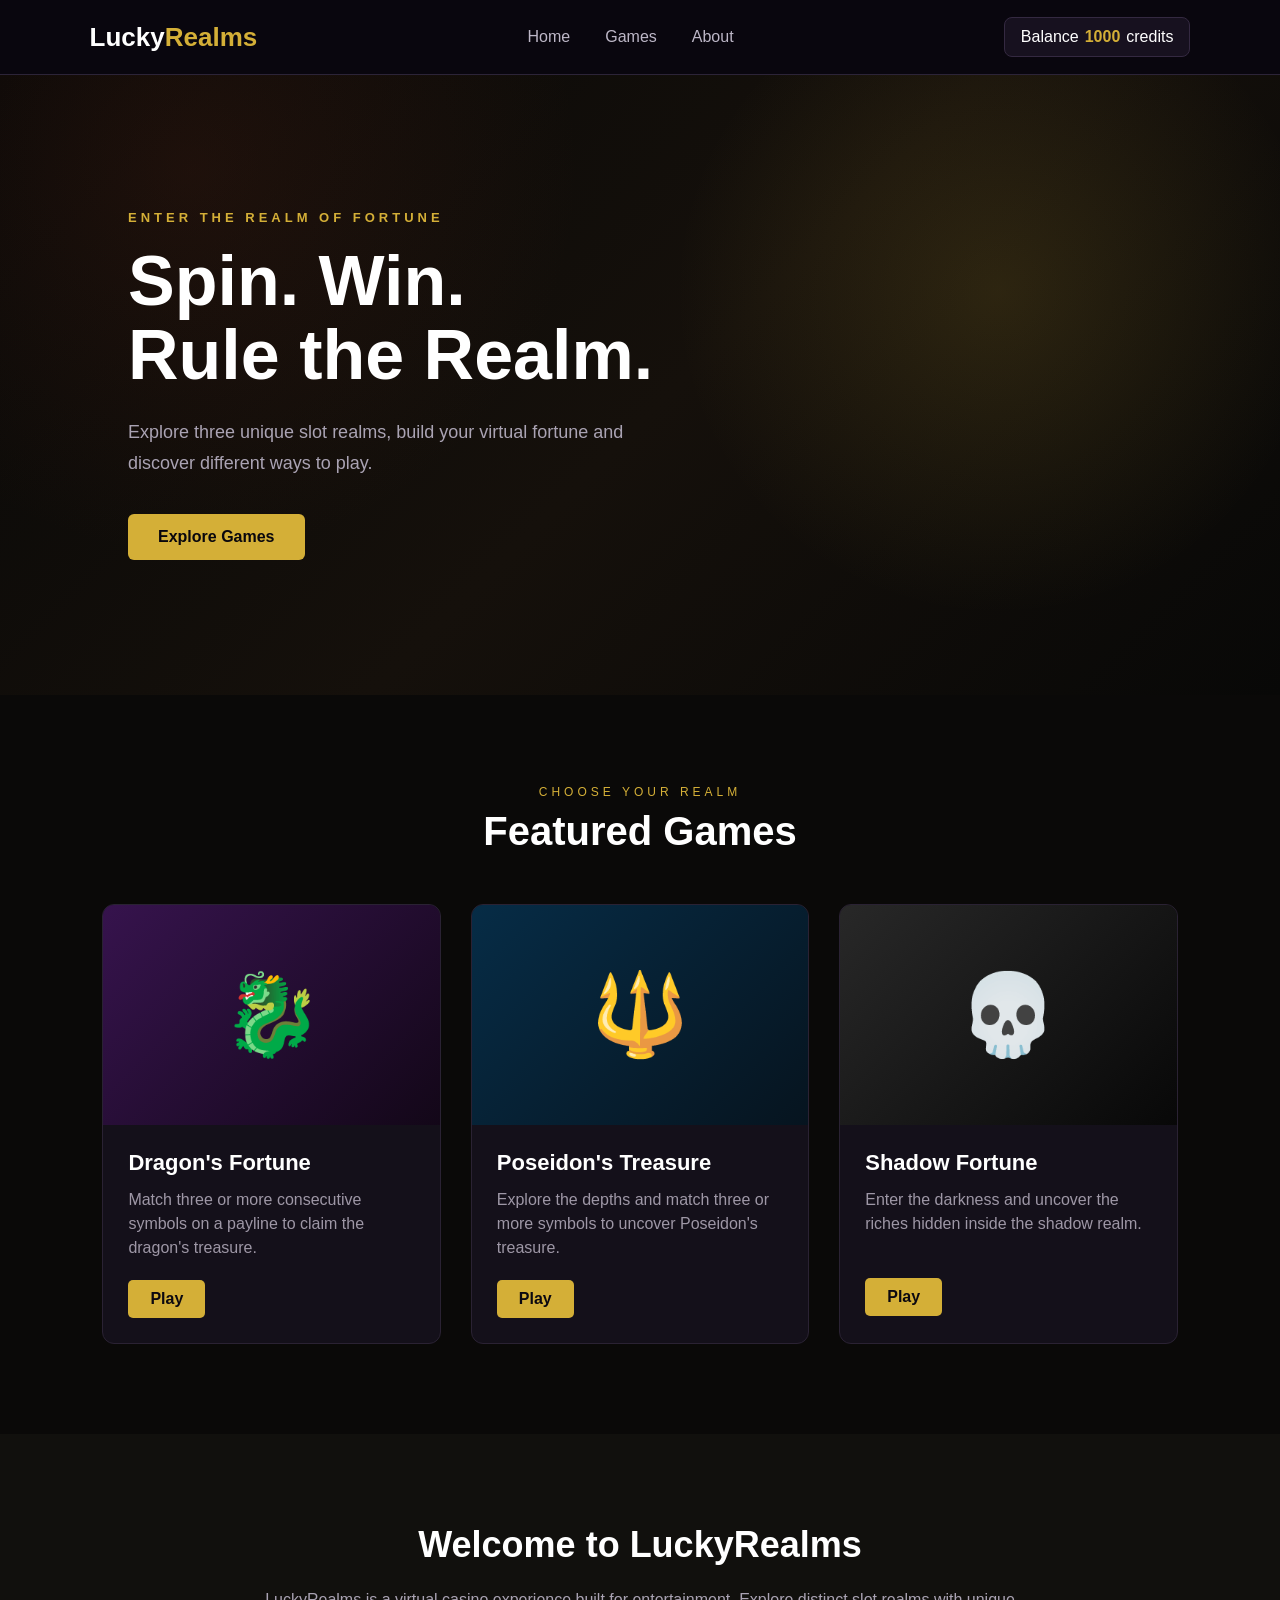
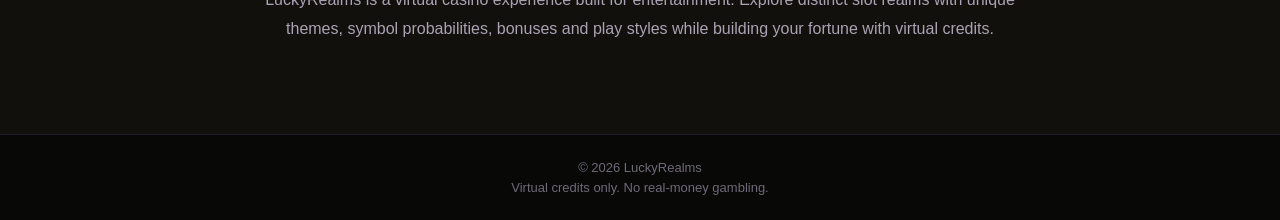
<file: index.html>
<!DOCTYPE html>
<html lang="en">

<head>
    <meta charset="UTF-8">
    <meta name="viewport" content="width=device-width, initial-scale=1.0">

    <meta
        name="description"
        content="LuckyRealms is a browser-based virtual slot casino featuring three unique realms, bonus symbols, free spins and persistent virtual credits.">

    <title>LuckyRealms</title>

    <link rel="icon" type="image/svg+xml" href="assets/favicon.svg">

    <link rel="stylesheet" href="css/style.css">
</head>

<body>

    <header class="navbar">
        <a href="index.html" class="logo">
            Lucky<span>Realms</span>
        </a>

        <nav>
            <a href="index.html">Home</a>
            <a href="#games">Games</a>
            <a href="#about">About</a>
        </nav>

        <div class="balance">
            <span>Balance</span>
            <strong id="balance">1000</strong>
            <span>credits</span>
        </div>
    </header>

    <main>

        <section class="hero">
            <div class="hero-content">

                <p class="hero-subtitle">
                    ENTER THE REALM OF FORTUNE
                </p>

                <h1>
                    Spin. Win.<br>
                    Rule the Realm.
                </h1>

                <p class="hero-description">
                    Explore three unique slot realms,
                    build your virtual fortune and discover
                    different ways to play.
                </p>

                <a href="#games" class="primary-button">
                    Explore Games
                </a>

            </div>
        </section>

        <section class="games-section" id="games">

            <div class="section-heading">
                <p>CHOOSE YOUR REALM</p>
                <h2>Featured Games</h2>
            </div>

            <div class="games-grid" id="games-grid"></div>

        </section>

        <section class="about-section" id="about">

            <h2>Welcome to LuckyRealms</h2>

            <p>
                LuckyRealms is a virtual casino experience built for entertainment.
                Explore distinct slot realms with unique themes, symbol probabilities,
                bonuses and play styles while building your fortune with virtual credits.
            </p>

        </section>

    </main>

    <footer>
        <p>© 2026 LuckyRealms</p>
        <p>Virtual credits only. No real-money gambling.</p>
    </footer>

    <script src="js/game-configs.js"></script>
    <script src="js/app.js"></script>
    <script src="js/home.js"></script>

</body>

</html>
</file>
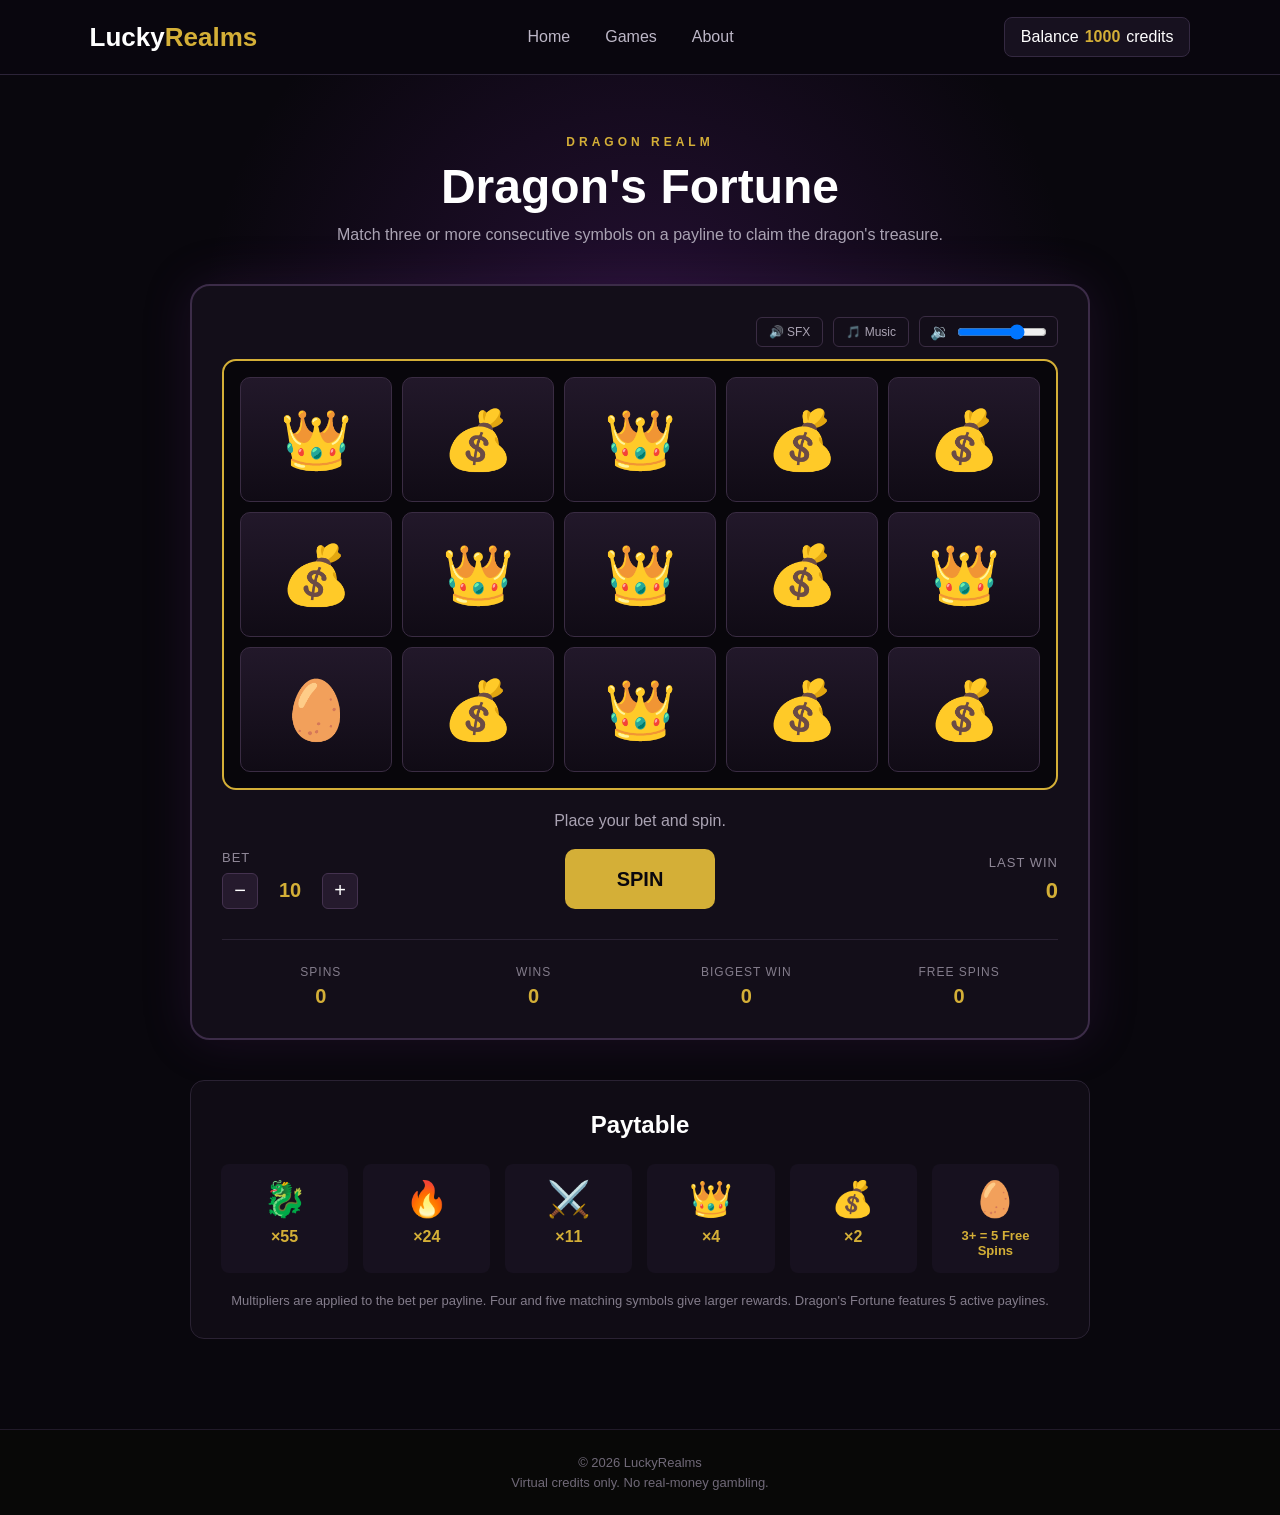
<file: games/slots.html>
<!DOCTYPE html>
<html lang="en">

<head>
    <meta charset="UTF-8">
    <meta name="viewport" content="width=device-width, initial-scale=1.0">

    <title>Dragon's Fortune | LuckyRealms</title>

    <link rel="icon" type="image/svg+xml" href="../assets/favicon.svg">

    <link rel="stylesheet" href="../css/style.css">
    <link rel="stylesheet" href="../css/slots.css">
</head>

<body>

    <header class="navbar">
        <a href="../index.html" class="logo">
            Lucky<span>Realms</span>
        </a>

        <nav>
            <a href="../index.html">Home</a>
            <a href="../index.html#games">Games</a>
            <a href="../index.html#about">About</a>
        </nav>

        <div class="balance">
            <span>Balance</span>
            <strong id="balance">1000</strong>
            <span>credits</span>
        </div>
    </header>

    <main class="slot-page">

        <section class="slot-header">
            <p class="slot-subtitle" id="realm-label"></p>
            <h1 id="game-title"></h1>
            <p id="game-description"></p>
        </section>

        <section class="slot-machine">

            <div class="slot-toolbar">

                <button class="sound-toggle" id="sound-toggle" type="button">
                    🔊 SFX
                </button>

                <button class="sound-toggle" id="music-toggle" type="button">
                    🎵 Music
                </button>

                <div class="volume-control">
                    <span>🔉</span>

                    <input
                        type="range"
                        id="volume-slider"
                        min="0"
                        max="100"
                        step="1"
                        aria-label="Volume">
                </div>

            </div>

            <div class="slot-grid" id="slot-grid"></div>

            <div class="game-message" id="game-message">
                Place your bet and spin.
            </div>

            <div class="win-breakdown" id="win-breakdown"></div>

            <div class="slot-controls">

                <div class="bet-control">
                    <span>Bet</span>

                    <div class="bet-buttons">
                        <button id="decrease-bet">−</button>
                        <strong id="bet">10</strong>
                        <button id="increase-bet">+</button>
                    </div>
                </div>

                <button class="spin-button" id="spin-button">
                    SPIN
                </button>

                <div class="win-display">
                    <span>Last Win</span>
                    <strong id="last-win">0</strong>
                </div>

            </div>

            <div class="game-stats">

                <div class="stat">
                    <span>Spins</span>
                    <strong id="total-spins">0</strong>
                </div>

                <div class="stat">
                    <span>Wins</span>
                    <strong id="total-wins">0</strong>
                </div>

                <div class="stat">
                    <span>Biggest Win</span>
                    <strong id="biggest-win">0</strong>
                </div>

                <div class="stat">
                    <span>Free Spins</span>
                    <strong id="free-spins">0</strong>
                </div>

            </div>

            <button class="refill-button" id="refill-button" hidden>
                Refill 1000 Credits
            </button>

        </section>

        <section class="paytable">
            <h2>Paytable</h2>

            <div class="paytable-grid" id="paytable-grid"></div>

            <p id="paytable-description"></p>
        </section>

    </main>

    <footer>
        <p>© 2026 LuckyRealms</p>
        <p>Virtual credits only. No real-money gambling.</p>
    </footer>

    <script src="../js/game-configs.js"></script>
    <script src="../js/sound.js"></script>
    <script src="../js/slots.js"></script>

</body>

</html>
</file>
<file: css/style.css>
* {
    margin: 0;
    padding: 0;
    box-sizing: border-box;
}

html {
    scroll-behavior: smooth;
}

body {
    font-family: Arial, Helvetica, sans-serif;

    background: #080807;
    color: #ffffff;
}


/* NAVBAR */

.navbar {
    height: 75px;
    padding: 0 7%;

    display: flex;
    align-items: center;
    justify-content: space-between;

    background: rgba(10, 7, 15, 0.95);
    border-bottom: 1px solid #2c2438;
}

.logo {
    color: white;
    text-decoration: none;

    font-size: 26px;
    font-weight: bold;
}

.logo span {
    color: #d4af37;
}

.navbar nav {
    display: flex;
    gap: 35px;
}

.navbar nav a {
    color: #bdb7c7;
    text-decoration: none;

    transition: 0.2s;
}

.navbar nav a:hover {
    color: #d4af37;
}

.balance {
    display: flex;
    align-items: center;
    gap: 6px;

    background: #17111f;
    padding: 10px 16px;

    border: 1px solid #342941;
    border-radius: 8px;
}

.balance strong {
    color: #d4af37;
}


/* HERO */

.hero {
    min-height: 620px;

    display: flex;
    align-items: center;

    padding: 0 10%;

    background:
        radial-gradient(circle at 78% 35%,
            rgba(212, 175, 55, 0.14),
            transparent 30%),
        radial-gradient(circle at 15% 15%,
            rgba(115, 45, 24, 0.18),
            transparent 32%),
        linear-gradient(135deg,
            #080807 0%,
            #15100b 52%,
            #080807 100%);
}

.hero-content {
    max-width: 700px;
}

.hero-subtitle {
    color: #d4af37;

    letter-spacing: 4px;
    font-size: 13px;
    font-weight: bold;

    margin-bottom: 20px;
}

.hero h1 {
    font-size: 70px;
    line-height: 1.05;

    margin-bottom: 25px;
}

.hero-description {
    max-width: 520px;

    color: #aaa3b3;

    font-size: 18px;
    line-height: 1.7;

    margin-bottom: 35px;
}

.primary-button {
    display: inline-block;

    padding: 14px 30px;

    background: #d4af37;
    color: #09070d;

    text-decoration: none;
    font-weight: bold;

    border-radius: 6px;

    transition: 0.2s;
}

.primary-button:hover {
    transform: translateY(-2px);
    background: #efd15e;
}


/* GAMES */

.games-section {
    padding: 90px 8%;

    background: #0a0908;
}

.section-heading {
    text-align: center;
    margin-bottom: 50px;
}

.section-heading p {
    color: #d4af37;

    font-size: 12px;
    letter-spacing: 4px;

    margin-bottom: 10px;
}

.section-heading h2 {
    font-size: 40px;
}

.games-grid {
    display: grid;
    grid-template-columns: repeat(3, 1fr);

    gap: 30px;
}

.game-card {
    background: #14101a;

    border: 1px solid #2a2233;
    border-radius: 12px;

    overflow: hidden;

    transition: 0.25s;
}

.game-card:hover {
    transform: translateY(-6px);
    border-color: #554267;
}

.game-image {
    height: 220px;

    display: flex;
    justify-content: center;
    align-items: center;

    font-size: 80px;
}

.dragon-realm {
    background: linear-gradient(135deg, #36134d, #130718);
}

.ocean-realm {
    background: linear-gradient(135deg, #062c46, #06141f);
}

.shadow-realm {
    background: linear-gradient(135deg, #282828, #080808);
}

.game-info {
    padding: 25px;
}

.game-info h3 {
    margin-bottom: 12px;
    font-size: 22px;
}

.game-info p {
    color: #9e97a6;

    line-height: 1.5;

    min-height: 70px;
    margin-bottom: 20px;
}

.play-button {
    display: inline-block;

    padding: 10px 22px;

    background: #d4af37;
    color: #0b0810;

    border: none;
    border-radius: 5px;

    text-decoration: none;
    font-weight: bold;

    cursor: pointer;
}

.play-button:disabled {
    background: #403947;
    color: #82798b;

    cursor: not-allowed;
}


/* ABOUT */

.about-section {
    padding: 90px 20%;

    text-align: center;

    background: #11100d;
}

.about-section h2 {
    font-size: 36px;

    margin-bottom: 20px;
}

.about-section p {
    color: #aaa3b3;

    line-height: 1.8;
}


/* FOOTER */

footer {
    padding: 25px;

    text-align: center;

    color: #706978;

    font-size: 13px;

    border-top: 1px solid #211a29;
}

footer p+p {
    margin-top: 5px;
}


/* RESPONSIVE */

@media (max-width: 900px) {

    .navbar nav {
        display: none;
    }

    .hero h1 {
        font-size: 50px;
    }

    .games-grid {
        grid-template-columns: 1fr;
    }
}
</file>
<file: css/slots.css>
/* =========================================================
   SLOT PAGE
   ========================================================= */

.slot-page {
    min-height: calc(100vh - 75px);

    padding: 60px 8% 90px;

    background:
        radial-gradient(circle at 50% 20%,
            rgba(101, 35, 140, 0.3),
            transparent 35%),
        #09070d;
}


/* =========================================================
   GAME HEADER
   ========================================================= */

.slot-header {
    margin-bottom: 40px;

    text-align: center;
}

.slot-subtitle {
    margin-bottom: 10px;

    color: #d4af37;

    font-size: 12px;
    font-weight: bold;

    letter-spacing: 4px;
}

.slot-header h1 {
    margin-bottom: 12px;

    font-size: 48px;
}

.slot-header>p:last-child {
    color: #aaa3b3;
}


/* =========================================================
   SLOT MACHINE
   ========================================================= */

.slot-machine {
    max-width: 900px;

    margin: 0 auto;

    padding: 30px;

    background: #130e19;

    border: 2px solid #3c2c48;
    border-radius: 20px;

    box-shadow:
        0 0 50px rgba(98, 44, 130, 0.2);
}


/* =========================================================
   REELS
   ========================================================= */

.slot-grid {
    display: grid;
    grid-template-columns: repeat(5, 1fr);

    gap: 10px;

    padding: 16px;

    background: #08060b;

    border: 2px solid #d4af37;
    border-radius: 14px;

    transition: 0.2s;
}

.slot-cell {
    height: 125px;

    display: flex;
    justify-content: center;
    align-items: center;

    background:
        linear-gradient(180deg,
            #22182a,
            #100b15);

    border: 1px solid #3a2c43;
    border-radius: 10px;

    font-size: 58px;

    user-select: none;
}


/* =========================================================
   REEL STATES
   ========================================================= */

.slot-cell.spinning {
    animation:
        reel-spin 0.08s linear infinite;
}

.slot-cell.winning-cell {
    border-color: #efd15e;

    box-shadow:
        0 0 12px rgba(239, 209, 94, 0.8),
        inset 0 0 20px rgba(212, 175, 55, 0.15);

    transform: scale(1.04);
}

.slot-cell.bonus-cell {
    border-color: #ffffff;

    box-shadow:
        0 0 15px rgba(255, 255, 255, 0.9),
        inset 0 0 22px rgba(255, 255, 255, 0.12);

    animation:
        bonus-pulse 0.8s ease-in-out infinite alternate;
}


/* =========================================================
   ANIMATIONS
   ========================================================= */

@keyframes reel-spin {
    0% {
        transform: translateY(-4px);
        filter: blur(0);
    }

    50% {
        transform: translateY(4px);
        filter: blur(2px);
    }

    100% {
        transform: translateY(-4px);
        filter: blur(0);
    }
}

@keyframes bonus-pulse {
    from {
        transform: scale(1);
    }

    to {
        transform: scale(1.06);
    }
}


/* =========================================================
   GAME MESSAGE
   ========================================================= */

.game-message {
    min-height: 25px;

    margin: 22px 0;

    text-align: center;

    color: #aaa3b3;

    font-size: 16px;
}

.game-message.win {
    color: #efd15e;

    font-weight: bold;
}


/* =========================================================
   WIN BREAKDOWN
   ========================================================= */

.win-breakdown {
    max-width: 420px;

    margin: -10px auto 20px;
}

.win-line {
    display: flex;
    justify-content: space-between;

    padding: 7px 12px;

    color: #aaa3b3;

    border-bottom: 1px solid #2a2233;
}

.win-line strong {
    color: #efd15e;
}


/* =========================================================
   CONTROLS
   ========================================================= */

.slot-controls {
    display: grid;
    grid-template-columns: 1fr auto 1fr;

    align-items: center;

    gap: 30px;
}

.bet-control,
.win-display {
    display: flex;
    flex-direction: column;

    gap: 8px;
}

.bet-control>span,
.win-display>span {
    color: #8f8797;

    font-size: 13px;

    text-transform: uppercase;
    letter-spacing: 1px;
}


/* BET */

.bet-buttons {
    display: flex;
    align-items: center;

    gap: 12px;
}

.bet-buttons button {
    width: 36px;
    height: 36px;

    background: #251a2d;
    color: white;

    border: 1px solid #44324f;
    border-radius: 6px;

    font-size: 20px;

    cursor: pointer;
}

.bet-buttons button:hover {
    border-color: #d4af37;
}

.bet-buttons button:disabled {
    opacity: 0.5;

    cursor: not-allowed;
}

.bet-buttons strong {
    min-width: 40px;

    text-align: center;

    color: #d4af37;

    font-size: 20px;
}


/* SPIN */

.spin-button {
    width: 150px;
    height: 60px;

    background: #d4af37;
    color: #09070d;

    border: none;
    border-radius: 10px;

    font-size: 20px;
    font-weight: bold;

    cursor: pointer;

    transition: 0.2s;
}

.spin-button:hover {
    background: #efd15e;

    transform: translateY(-2px);
}

.spin-button:disabled {
    background: #554c59;

    cursor: not-allowed;

    transform: none;
}


/* LAST WIN */

.win-display {
    text-align: right;
}

.win-display strong {
    color: #d4af37;

    font-size: 22px;
}


/* =========================================================
   GAME STATISTICS
   ========================================================= */

.game-stats {
    display: grid;
    grid-template-columns: repeat(4, 1fr);

    gap: 15px;

    margin-top: 30px;

    padding-top: 25px;

    border-top: 1px solid #2a2233;
}

.stat {
    display: flex;
    flex-direction: column;
    align-items: center;

    gap: 6px;
}

.stat span {
    color: #837c8b;

    font-size: 12px;

    text-transform: uppercase;
    letter-spacing: 1px;
}

.stat strong {
    color: #d4af37;

    font-size: 20px;
}


/* =========================================================
   REFILL
   ========================================================= */

.refill-button {
    display: block;

    margin: 25px auto 0;

    padding: 10px 18px;

    background: transparent;
    color: #d4af37;

    border: 1px solid #d4af37;
    border-radius: 6px;

    cursor: pointer;
}

.refill-button:hover {
    background:
        rgba(212, 175, 55, 0.1);
}

.refill-button[hidden] {
    display: none;
}


/* =========================================================
   PAYTABLE
   ========================================================= */

.paytable {
    max-width: 900px;

    margin: 40px auto 0;

    padding: 30px;

    background: #100c15;

    border: 1px solid #2a2233;
    border-radius: 14px;
}

.paytable h2 {
    margin-bottom: 25px;

    text-align: center;
}

.paytable-grid {
    display: grid;
    grid-template-columns: repeat(6, 1fr);

    gap: 15px;
}

.paytable-grid div {
    display: flex;
    flex-direction: column;
    align-items: center;

    gap: 8px;

    padding: 15px;

    background: #17111f;

    border-radius: 8px;
}

.paytable-grid span {
    font-size: 35px;
}

.paytable-grid strong {
    color: #d4af37;
}

.bonus-paytable-item strong {
    text-align: center;

    font-size: 13px;
}

.paytable>p {
    margin-top: 20px;

    text-align: center;

    color: #837c8b;

    font-size: 13px;
}


/* =========================================================
   OCEAN THEME
   ========================================================= */

.ocean-theme .slot-page {
    background:
        radial-gradient(circle at 50% 20%,
            rgba(0, 139, 190, 0.3),
            transparent 35%),
        #050d13;
}

.ocean-theme .slot-machine {
    background: #07141c;

    border-color: #1d5367;

    box-shadow:
        0 0 50px rgba(35, 177, 218, 0.18);
}

.ocean-theme .slot-grid {
    border-color: #39c6e8;
}

.ocean-theme .slot-subtitle,
.ocean-theme .bet-buttons strong,
.ocean-theme .win-display strong,
.ocean-theme .paytable-grid strong,
.ocean-theme .stat strong,
.ocean-theme .win-line strong,
.ocean-theme .game-message.win,
.ocean-theme .balance strong {
    color: #56d6f5;
}

.ocean-theme .spin-button {
    background: #39c6e8;
}

.ocean-theme .spin-button:hover {
    background: #6be0fa;
}

.ocean-theme .slot-cell.winning-cell {
    border-color: #6be0fa;

    box-shadow:
        0 0 12px rgba(107, 224, 250, 0.8),
        inset 0 0 20px rgba(57, 198, 232, 0.15);
}

.ocean-theme .refill-button {
    color: #56d6f5;

    border-color: #56d6f5;
}

.ocean-theme .refill-button:hover {
    background:
        rgba(86, 214, 245, 0.1);
}

.ocean-theme .sound-toggle:hover {
    color: #56d6f5;

    border-color: #56d6f5;
}

.ocean-theme .sound-toggle:hover,
.ocean-theme .volume-control:hover {
    color: #56d6f5;

    border-color: #56d6f5;
}


/* =========================================================
   SHADOW THEME
   ========================================================= */

.shadow-theme .slot-page {
    background:
        radial-gradient(circle at 50% 18%,
            rgba(74, 27, 84, 0.18),
            transparent 32%),
        #020203;
}

.shadow-theme .slot-machine {
    background: #08070a;

    border-color: #2d2231;

    box-shadow:
        0 0 55px rgba(91, 42, 102, 0.12);
}

.shadow-theme .slot-grid {
    background: #030304;

    border-color: #6f4677;
}

.shadow-theme .slot-cell {
    background:
        linear-gradient(180deg,
            #151018,
            #070608);

    border-color: #251c29;
}

.shadow-theme .paytable {
    background: #070608;

    border-color: #241b27;
}

.shadow-theme .paytable-grid div {
    background: #0e0b10;
}

.shadow-theme .slot-subtitle,
.shadow-theme .bet-buttons strong,
.shadow-theme .win-display strong,
.shadow-theme .paytable-grid strong,
.shadow-theme .stat strong,
.shadow-theme .win-line strong,
.shadow-theme .game-message.win,
.shadow-theme .balance strong {
    color: #bd73c7;
}

.shadow-theme .spin-button {
    background: #814989;
    color: white;
}

.shadow-theme .spin-button:hover {
    background: #a25bad;
}

.shadow-theme .slot-cell.winning-cell {
    border-color: #bd73c7;

    box-shadow:
        0 0 12px rgba(189, 115, 199, 0.65),
        inset 0 0 20px rgba(129, 73, 137, 0.12);
}

.shadow-theme .slot-cell.bonus-cell {
    border-color: #d7a1dd;

    box-shadow:
        0 0 15px rgba(189, 115, 199, 0.75),
        inset 0 0 22px rgba(129, 73, 137, 0.15);
}

.shadow-theme .refill-button {
    color: #bd73c7;

    border-color: #814989;
}

.shadow-theme .refill-button:hover {
    background:
        rgba(129, 73, 137, 0.1);
}

.shadow-theme .sound-toggle:hover {
    color: #bd73c7;

    border-color: #814989;
}

.shadow-theme .sound-toggle:hover,
.shadow-theme .volume-control:hover {
    color: #bd73c7;

    border-color: #814989;
}


/* =========================================================
   RESPONSIVE
   ========================================================= */

@media (max-width: 750px) {

    .slot-page {
        padding-left: 3%;
        padding-right: 3%;
    }

    .slot-machine {
        padding: 15px;
    }

    .slot-cell {
        height: 80px;

        font-size: 38px;
    }

    .slot-controls {
        grid-template-columns: 1fr;

        text-align: center;
    }

    .bet-control,
    .win-display {
        align-items: center;

        text-align: center;
    }

    .spin-button {
        margin: 0 auto;
    }

    .game-stats {
        grid-template-columns: 1fr;
    }

    .paytable-grid {
        grid-template-columns:
            repeat(2, 1fr);
    }

    .slot-toolbar {
        justify-content: center;
        flex-wrap: wrap;
    }
}

/* =========================================================
   SLOT TOOLBAR
   ========================================================= */

.slot-toolbar {
    display: flex;
    justify-content: flex-end;

    margin-bottom: 12px;
}

.sound-toggle {
    padding: 7px 12px;

    background: transparent;
    color: #aaa3b3;

    border: 1px solid #3a2c43;
    border-radius: 6px;

    font-size: 12px;

    cursor: pointer;

    transition: 0.2s;
}

.sound-toggle:hover {
    color: #d4af37;

    border-color: #d4af37;
}

/* =========================================================
   AUDIO CONTROLS
   ========================================================= */

.slot-toolbar {
    display: flex;
    justify-content: flex-end;
    align-items: center;

    gap: 10px;

    margin-bottom: 12px;
}

.sound-toggle {
    padding: 7px 12px;

    background: transparent;
    color: #aaa3b3;

    border: 1px solid #3a2c43;
    border-radius: 6px;

    font-size: 12px;

    cursor: pointer;

    transition: 0.2s;
}

.sound-toggle:hover {
    color: #d4af37;

    border-color: #d4af37;
}


.volume-control {
    display: flex;
    align-items: center;

    gap: 7px;

    padding: 5px 10px;

    border: 1px solid #3a2c43;
    border-radius: 6px;
}

.volume-control input {
    width: 90px;

    cursor: pointer;
}
</file>
